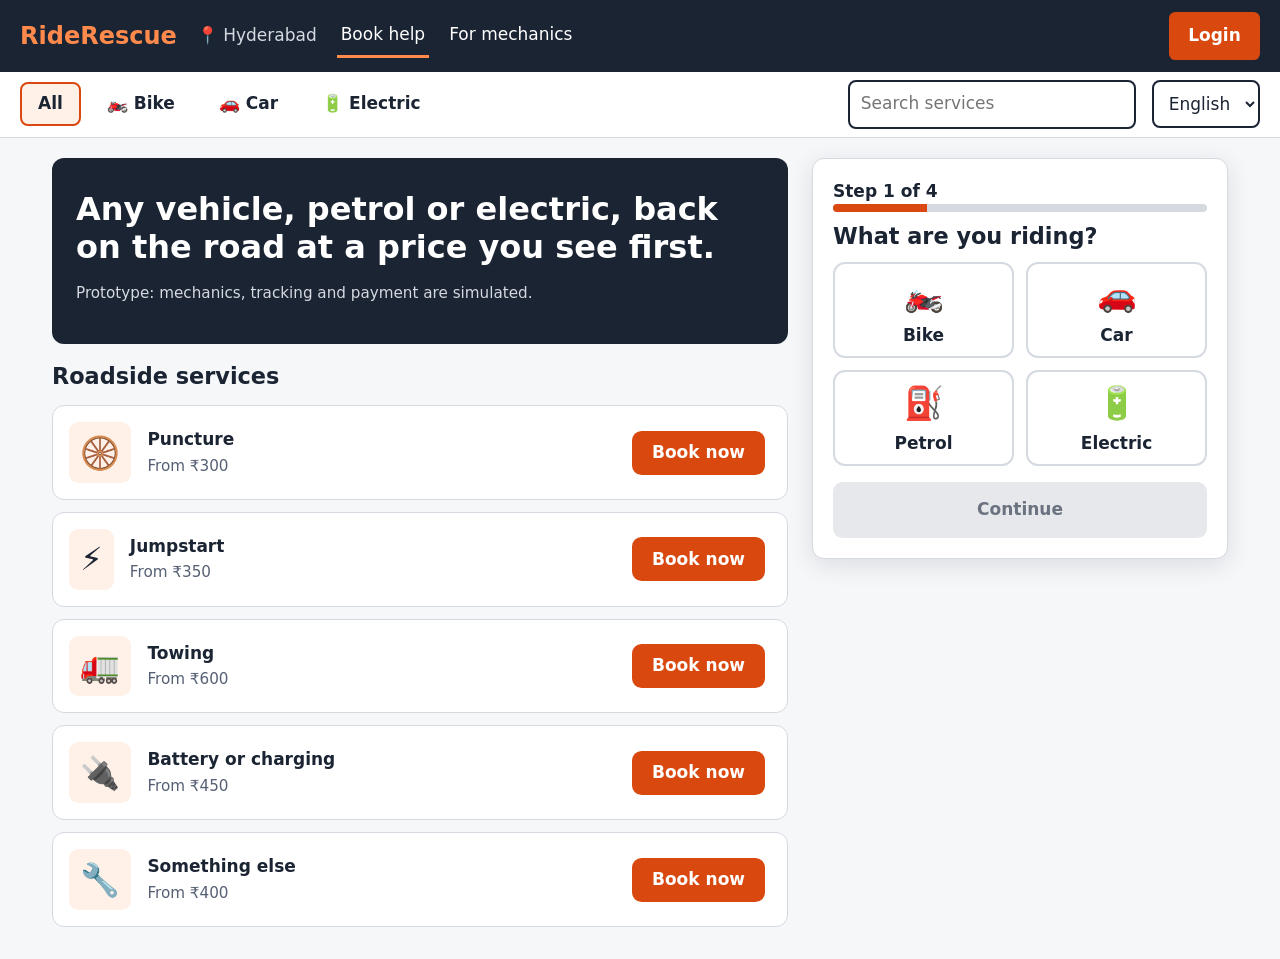
<file: index.html>
<!DOCTYPE html>
<html lang="en"><head><meta charset="utf-8"><meta name="viewport" content="width=device-width, initial-scale=1"><title>RideRescue</title><link rel="stylesheet" href="style.css"></head>
<body>
<div id="nav"></div>
<div class="bar"><div class="tabs" role="group">
<button class="tab" data-t="all" data-i="all"></button><button class="tab" data-t="bike">🏍️ <span data-i="bike"></span></button><button class="tab" data-t="car">🚗 <span data-i="car"></span></button><button class="tab" data-t="ev">🔋 <span data-i="ev"></span></button></div>
<input id="q" type="search" aria-label="Search"><select id="lang" aria-label="Language"><option value="en">English</option><option value="te">తెలుగు</option><option value="hi">हिन्दी</option></select></div>
<div class="wrap">
<main class="left">
<section class="hero"><h1 data-i="tag"></h1><p class="note" data-i="demo"></p></section>
<h2 data-i="svcT"></h2>
<div id="svcs">
<div class="svc"><span class="ic">🛞</span><div><b data-i="puncture"></b><br><span class="note"><span data-i="from"></span> ₹300</span></div><button class="btn sm" data-p="puncture" data-i="book"></button></div>
<div class="svc"><span class="ic">⚡</span><div><b data-i="jump"></b><br><span class="note"><span data-i="from"></span> ₹350</span></div><button class="btn sm" data-p="jump" data-i="book"></button></div>
<div class="svc"><span class="ic">🚛</span><div><b data-i="tow"></b><br><span class="note"><span data-i="from"></span> ₹600</span></div><button class="btn sm" data-p="tow" data-i="book"></button></div>
<div class="svc"><span class="ic">🔌</span><div><b data-i="batt"></b><br><span class="note"><span data-i="from"></span> ₹450</span></div><button class="btn sm" data-p="batt" data-i="book"></button></div>
<div class="svc"><span class="ic">🔧</span><div><b data-i="other"></b><br><span class="note"><span data-i="from"></span> ₹400</span></div><button class="btn sm" data-p="other" data-i="book"></button></div>
</div></main>
<aside id="panel">
<div class="prog" hidden><button id="back" class="link" data-i="back"></button> <span id="step"></span><div class="track"><i id="bar"></i></div></div>
<section id="s-vehicle"><h2 data-i="vehQ"></h2><div class="grid2" role="group">
<button class="ch" data-g="type" data-v="bike"><span>🏍️</span><b data-i="bike"></b></button><button class="ch" data-g="type" data-v="car"><span>🚗</span><b data-i="car"></b></button>
<button class="ch" data-g="fuel" data-v="petrol"><span>⛽</span><b data-i="petrol"></b></button><button class="ch" data-g="fuel" data-v="ev"><span>🔋</span><b data-i="ev"></b></button></div>
<button class="btn next" data-go="problem" data-i="cont"></button></section>
<section id="s-problem" hidden><h2 data-i="probQ"></h2><div class="grid2" role="group">
<button class="ch" data-g="prob" data-v="puncture"><span>🛞</span><b data-i="puncture"></b></button><button class="ch" data-g="prob" data-v="jump"><span>⚡</span><b data-i="jump"></b></button>
<button class="ch" data-g="prob" data-v="tow"><span>🚛</span><b data-i="tow"></b></button><button class="ch" data-g="prob" data-v="batt"><span>🔌</span><b data-i="batt"></b></button>
<button class="ch" data-g="prob" data-v="other"><span>🔧</span><b data-i="other"></b></button></div>
<button class="btn next" data-go="loc" data-i="cont"></button></section>
<section id="s-loc" hidden><h2 data-i="locQ"></h2><button id="gps" class="btn alt" data-i="useLoc"></button><p id="locmsg" role="status"></p>
<label for="addr" data-i="addr"></label><input id="addr" autocomplete="street-address"><button class="btn next" data-go="price" data-i="cont"></button></section>
<section id="s-price" hidden><h2 data-i="priceQ"></h2><div id="pricebox" class="card"></div><p class="note" data-i="pricenote"></p><button id="confirm" class="btn" data-i="confirm"></button></section>
<section id="s-status" hidden><h2 data-i="stTitle"></h2><ol id="tl" aria-live="polite"></ol><p id="eta" class="eta" role="status"></p><div id="mech" class="card" hidden></div>
<button id="toPay" class="btn" hidden data-i="payQ"></button><button id="cancel" class="btn alt" data-i="cancel"></button></section>
<section id="s-pay" hidden><h2 data-i="payQ"></h2><p class="total" id="payAmt"></p><label for="upi" data-i="upiLabel"></label><input id="upi" placeholder="name@upi" autocomplete="off"><p id="upiErr" role="alert" class="err"></p><button id="payb" class="btn" data-i="payBtn"></button></section>
<section id="s-done" hidden><h2 data-i="paid"></h2><div id="receipt" class="card"></div><button id="again" class="btn" data-i="newReq"></button></section>
</aside></div>
<dialog id="dlg"><p data-i="cancelAsk"></p><button id="yes" class="btn alt" data-i="yes"></button><button id="no" class="btn" data-i="no"></button></dialog>
<script src="nav.js"></script><script src="app.js"></script></body></html>
</file>
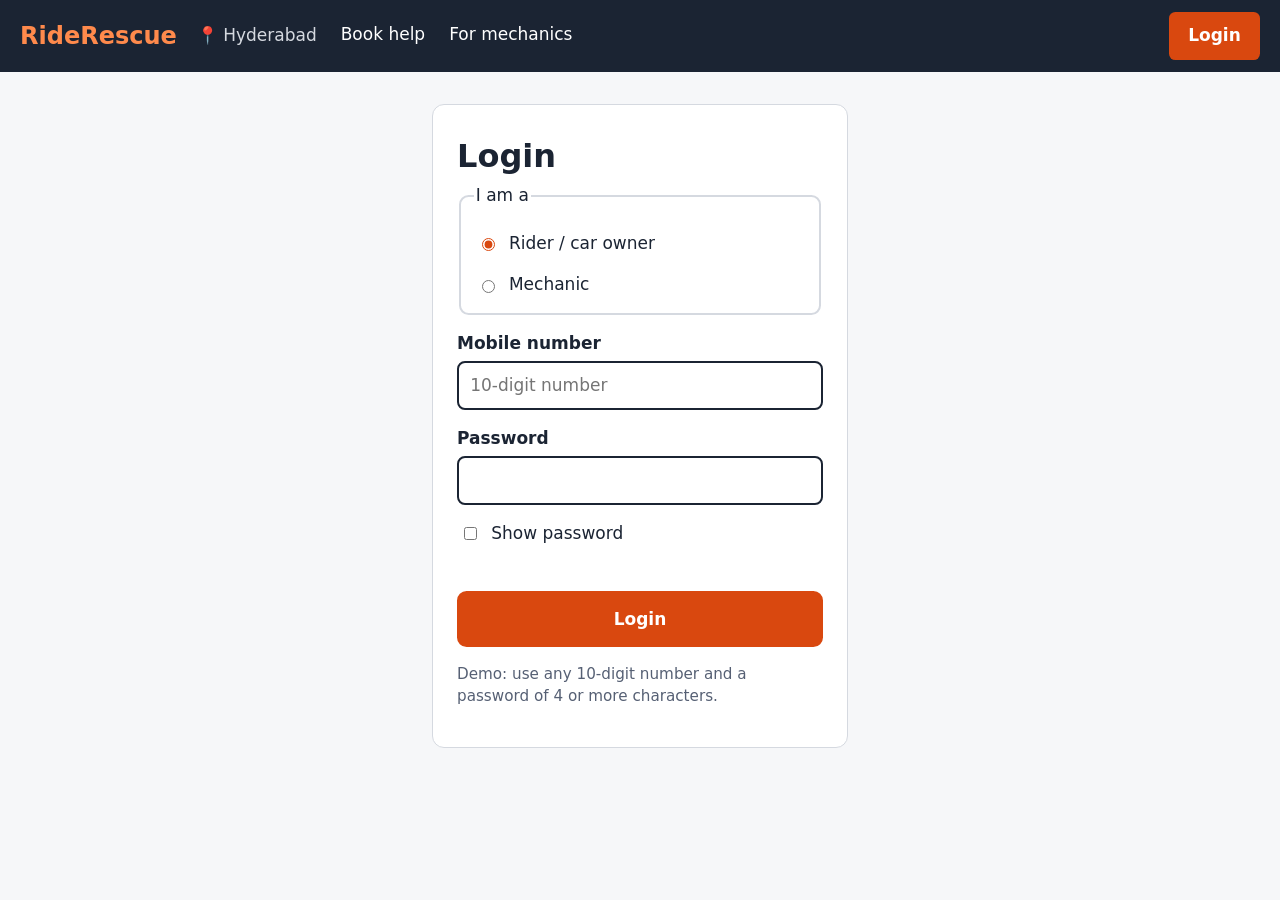
<file: login.html>
<!DOCTYPE html>
<html lang="en"><head><meta charset="utf-8"><meta name="viewport" content="width=device-width, initial-scale=1"><title>Login | RideRescue</title><link rel="stylesheet" href="style.css"></head>
<body><div id="nav"></div>
<main class="auth"><h1>Login</h1>
<fieldset><legend>I am a</legend><label class="rd"><input type="radio" name="role" value="customer" checked> Rider / car owner</label><label class="rd"><input type="radio" name="role" value="mechanic"> Mechanic</label></fieldset>
<label for="ph">Mobile number</label><input id="ph" inputmode="numeric" maxlength="10" autocomplete="tel" placeholder="10-digit number">
<label for="pw">Password</label><input id="pw" type="password" autocomplete="current-password">
<label class="rd"><input type="checkbox" id="show"> Show password</label>
<p id="err" role="alert" class="err"></p>
<button id="go" class="btn">Login</button>
<p class="note">Demo: use any 10-digit number and a password of 4 or more characters.</p></main>
<script src="nav.js"></script>
<script>
const $=s=>document.querySelector(s);
if(new URLSearchParams(location.search).get('role')==='mechanic')document.querySelector('[value=mechanic]').checked=true;
$('#show').onchange=e=>$('#pw').type=e.target.checked?'text':'password';
$('#go').onclick=()=>{const p=$('#ph').value.trim(),w=$('#pw').value,role=document.querySelector('[name=role]:checked').value;
 if(!/^[6-9]\d{9}$/.test(p)){$('#err').textContent='Enter a valid 10-digit mobile number starting with 6, 7, 8 or 9.';$('#ph').focus();return}
 if(w.length<4){$('#err').textContent='Password must have at least 4 characters.';$('#pw').focus();return}
 try{localStorage.setItem('rr_user',JSON.stringify({role,name:'+91 '+p}))}catch(e){}
 location.href=role==='mechanic'?'mechanic.html':'index.html'};
document.addEventListener('keydown',e=>{if(e.key==='Enter')$('#go').click()});
</script></body></html>
</file>
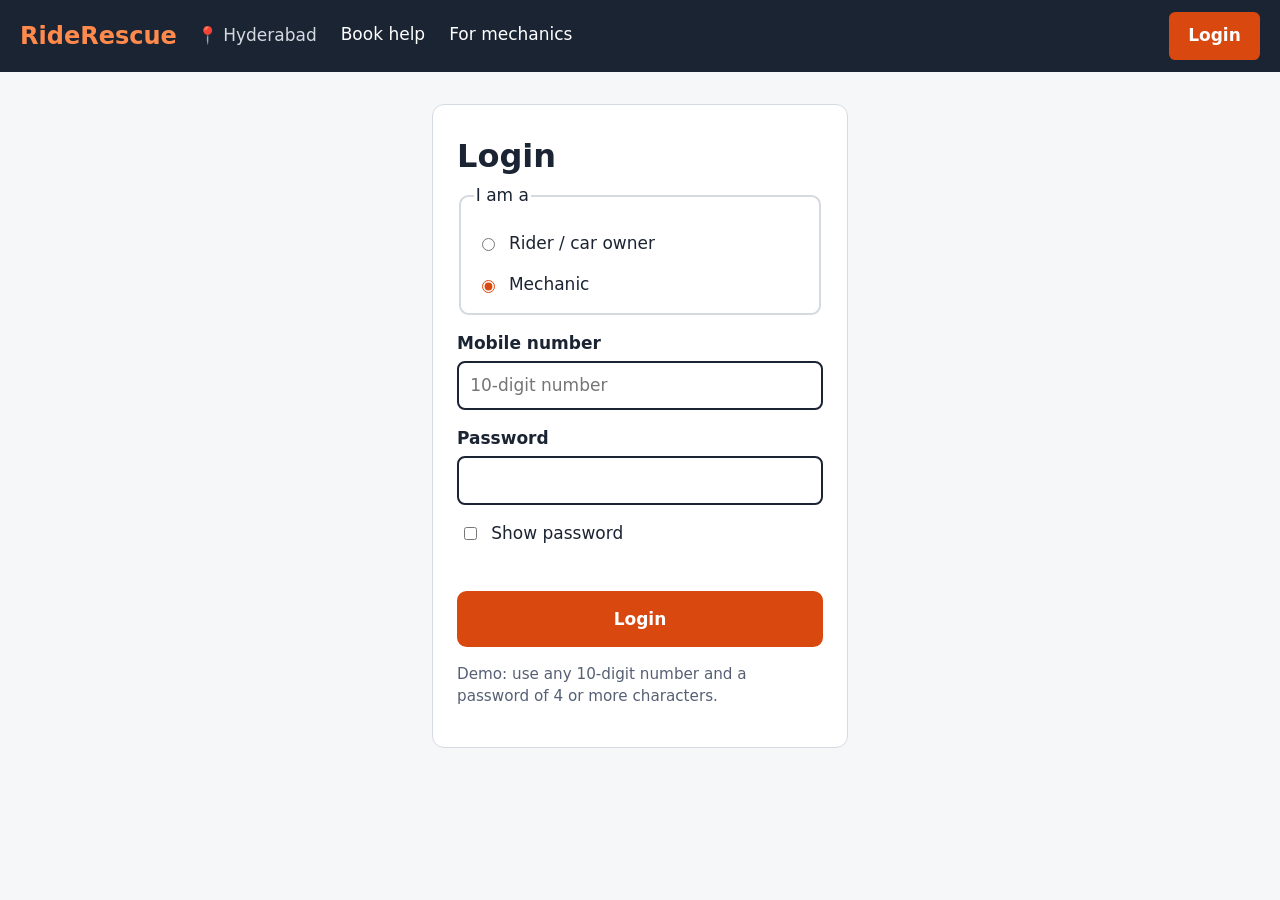
<file: mechanic.html>
<!DOCTYPE html>
<html lang="en"><head><meta charset="utf-8"><meta name="viewport" content="width=device-width, initial-scale=1"><title>Mechanic dashboard | RideRescue</title><link rel="stylesheet" href="style.css"></head>
<body><div id="nav"></div>
<div class="dash">
<nav class="side" aria-label="Dashboard"><a href="#ov" aria-current="page">Overview</a><a href="#rq">Requests</a><a href="#job">Active job</a><a href="#er">Earnings</a></nav>
<main>
<div class="row"><h1 id="ov">Mechanic dashboard</h1><label class="rd"><input type="checkbox" id="online" checked> Online</label></div>
<div class="stats"><div class="card"><span class="note">Earned today</span><b id="sEarn">₹0</b></div><div class="card"><span class="note">Jobs done</span><b id="sJobs">0</b></div><div class="card"><span class="note">Rating</span><b>★ 4.8</b></div></div>
<h2 id="rq">Incoming requests</h2><p id="msg" role="status" class="err"></p>
<div class="scroll"><table><thead><tr><th>Customer</th><th>Vehicle</th><th>Issue</th><th>Distance</th><th>Fare</th><th>You earn</th><th></th></tr></thead><tbody id="reqs"></tbody></table></div>
<h2 id="job">Active job</h2><div id="active" class="card"></div>
<h2 id="er">Earnings this week</h2><div class="card"><div class="bars" id="bars"></div><p class="note">You keep 82% of each fare. RideRescue commission is 18%.</p></div>
</main></div>
<script src="nav.js"></script><script src="mechanic.js"></script></body></html>
</file>
<file: style.css>
:root{--ink:#1b2433;--mute:#566074;--or:#d9480f;--or-d:#b83b0a;--peach:#fff1e8;--line:#d5d9e0;--bg:#f6f7f9}
*{box-sizing:border-box}
body{margin:0;background:var(--bg);color:var(--ink);font:1.0625rem/1.5 system-ui,"Noto Sans","Noto Sans Telugu","Nirmala UI","Mangal",sans-serif}
a{color:inherit}
.top{display:flex;align-items:center;gap:1.25rem;flex-wrap:wrap;background:var(--ink);color:#fff;padding:.75rem 1.25rem}
.logo{font-size:1.5rem;font-weight:800;color:#ff8a4c;text-decoration:none}
.city{color:#d5d9e0}
.top nav{display:flex;gap:1rem;margin-right:auto}
.top nav a{text-decoration:none;padding:.5rem .25rem;border-bottom:3px solid transparent}
.top nav a[aria-current]{border-color:#ff8a4c}
.login{background:var(--or);color:#fff;border:0;border-radius:.4rem;padding:.7rem 1.2rem;min-height:2.75rem;font:inherit;font-weight:700;text-decoration:none;cursor:pointer}
.bar{display:flex;gap:1rem;align-items:center;flex-wrap:wrap;background:#fff;border-bottom:1px solid var(--line);padding:.5rem 1.25rem}
.tabs{display:flex;gap:.5rem;margin-right:auto;flex-wrap:wrap}
.tab{border:2px solid transparent;background:none;font:inherit;font-weight:600;min-height:2.75rem;padding:0 1rem;border-radius:.5rem;cursor:pointer;color:var(--ink)}
.tab[aria-pressed=true]{background:var(--peach);border-color:var(--or)}
select,input{font:inherit;color:var(--ink);border:2px solid var(--ink);border-radius:.5rem;padding:.6rem .7rem;min-height:3rem;background:#fff}
input{width:100%}.bar input{width:18rem}
input[type=radio],input[type=checkbox]{width:1.2rem;min-height:0;accent-color:var(--or)}
.wrap{display:grid;grid-template-columns:1fr 26rem;gap:1.5rem;max-width:76rem;margin:0 auto;padding:1.25rem}
h1{font-size:2rem;line-height:1.2;margin:.5rem 0}h2{font-size:1.4rem;margin:1rem 0 .5rem}
.hero{background:var(--ink);color:#fff;border-radius:.75rem;padding:1.5rem}.hero .note{color:#d5d9e0}
.svc{display:flex;align-items:center;gap:1rem;background:#fff;border:1px solid var(--line);border-radius:.75rem;padding:1rem;margin:.75rem 0}
.svc>div{flex:1}.ic{font-size:2rem;background:var(--peach);border-radius:.6rem;padding:.4rem .7rem}
#panel{position:sticky;top:1rem;align-self:start;background:#fff;border:1px solid var(--line);border-radius:.75rem;padding:1.25rem;box-shadow:0 6px 24px rgba(27,36,51,.12)}
#panel h2{margin-top:.5rem}
h1:focus,h2:focus{outline:none}
.btn{display:block;width:100%;min-height:3.5rem;margin:1rem 0 0;border:2px solid var(--or);border-radius:.6rem;background:var(--or);color:#fff;font:inherit;font-weight:700;cursor:pointer}
.btn:hover{background:var(--or-d)}.btn.alt{background:#fff;color:var(--or-d)}.btn.alt:hover{background:var(--peach)}
.btn.sm{display:inline-block;width:auto;min-height:2.75rem;padding:0 1.1rem;margin:0 .4rem 0 0}
.btn:disabled{background:#e6e8ec;border-color:#e6e8ec;color:#6b7280;cursor:not-allowed}
.link{border:0;background:none;color:var(--ink);font:inherit;font-weight:600;min-height:2.75rem;padding:0 .5rem 0 0;cursor:pointer}
.grid2{display:grid;grid-template-columns:1fr 1fr;gap:.75rem}
.ch{display:flex;flex-direction:column;align-items:center;justify-content:center;gap:.25rem;min-height:6rem;border:2px solid var(--line);border-radius:.75rem;background:#fff;font:inherit;color:var(--ink);cursor:pointer}
.ch span{font-size:2rem}.ch[aria-pressed=true]{border-color:var(--or);background:var(--peach);box-shadow:inset 0 0 0 2px var(--or)}
.ch[aria-pressed=true] b::before{content:"✓ "}
.card{border:2px solid var(--ink);border-radius:.75rem;padding:1rem;background:#fff;margin:.75rem 0}
#pricebox div,#receipt div{display:flex;justify-content:space-between;padding:.2rem 0}
.tot{border-top:2px solid var(--ink);margin-top:.4rem;padding-top:.6rem;font-size:1.3rem;font-weight:800}
.note{color:var(--mute);font-size:.95rem}
label{display:block;margin:1rem 0 .3rem;font-weight:600}
.prog{font-weight:600;margin-bottom:.5rem}
.track{height:.5rem;background:var(--line);border-radius:1rem;overflow:hidden}.track i{display:block;height:100%;background:var(--or);width:0;transition:width .3s}
#tl{list-style:none;margin:0;padding:0}#tl li{padding:.6rem .8rem;margin:.4rem 0;border-left:6px solid var(--line);color:var(--mute)}
#tl li.done{border-color:var(--ink);color:var(--ink)}#tl li.done::before{content:"✓ "}
#tl li.now{border-color:var(--or);background:var(--peach);color:var(--ink);font-weight:700}
.eta,.total{font-size:1.25rem;font-weight:700}.err{color:#b00020;min-height:1.5rem;margin:.3rem 0 0}
.badge{display:inline-block;background:var(--ink);color:#fff;border-radius:1rem;padding:.1rem .7rem;font-size:.9rem}
dialog{border:2px solid var(--ink);border-radius:.75rem;max-width:22rem}dialog::backdrop{background:rgba(27,36,51,.6)}
.auth{max-width:26rem;margin:2rem auto;background:#fff;border:1px solid var(--line);border-radius:.75rem;padding:1.5rem}
fieldset{border:2px solid var(--line);border-radius:.6rem}.rd{display:flex;align-items:center;gap:.5rem;font-weight:400}
.dash{display:grid;grid-template-columns:12rem 1fr;gap:1.5rem;max-width:76rem;margin:0 auto;padding:1.25rem}
.side{display:flex;flex-direction:column;gap:.25rem;align-self:start;position:sticky;top:1rem}
.side a{padding:.7rem .9rem;border-radius:.5rem;text-decoration:none;font-weight:600}.side a:hover,.side a[aria-current]{background:var(--peach)}
.row{display:flex;justify-content:space-between;align-items:center;gap:1rem}
.stats{display:grid;grid-template-columns:repeat(3,1fr);gap:1rem}.stats .card{margin:0}.stats b{display:block;font-size:1.8rem}
.scroll{overflow-x:auto;background:#fff;border:1px solid var(--line);border-radius:.75rem}
table{width:100%;border-collapse:collapse;min-width:42rem}th,td{text-align:left;padding:.7rem .8rem;border-bottom:1px solid var(--line)}
.bars{display:flex;align-items:flex-end;gap:.75rem;height:11rem}.bars div{flex:1;height:100%;display:flex;flex-direction:column;justify-content:flex-end;text-align:center;font-size:.85rem}
.bars i{display:block;background:var(--or);border-radius:.3rem .3rem 0 0}
:focus-visible{outline:3px solid var(--ink);outline-offset:2px}.top :focus-visible{outline-color:#fff}
@media(max-width:56rem){.wrap,.dash{grid-template-columns:1fr}#panel,.side{position:static}.side{flex-direction:row;overflow-x:auto}.bar input{width:100%}.stats{grid-template-columns:1fr}}
@media(prefers-reduced-motion:reduce){*{transition:none!important}}
</file>
